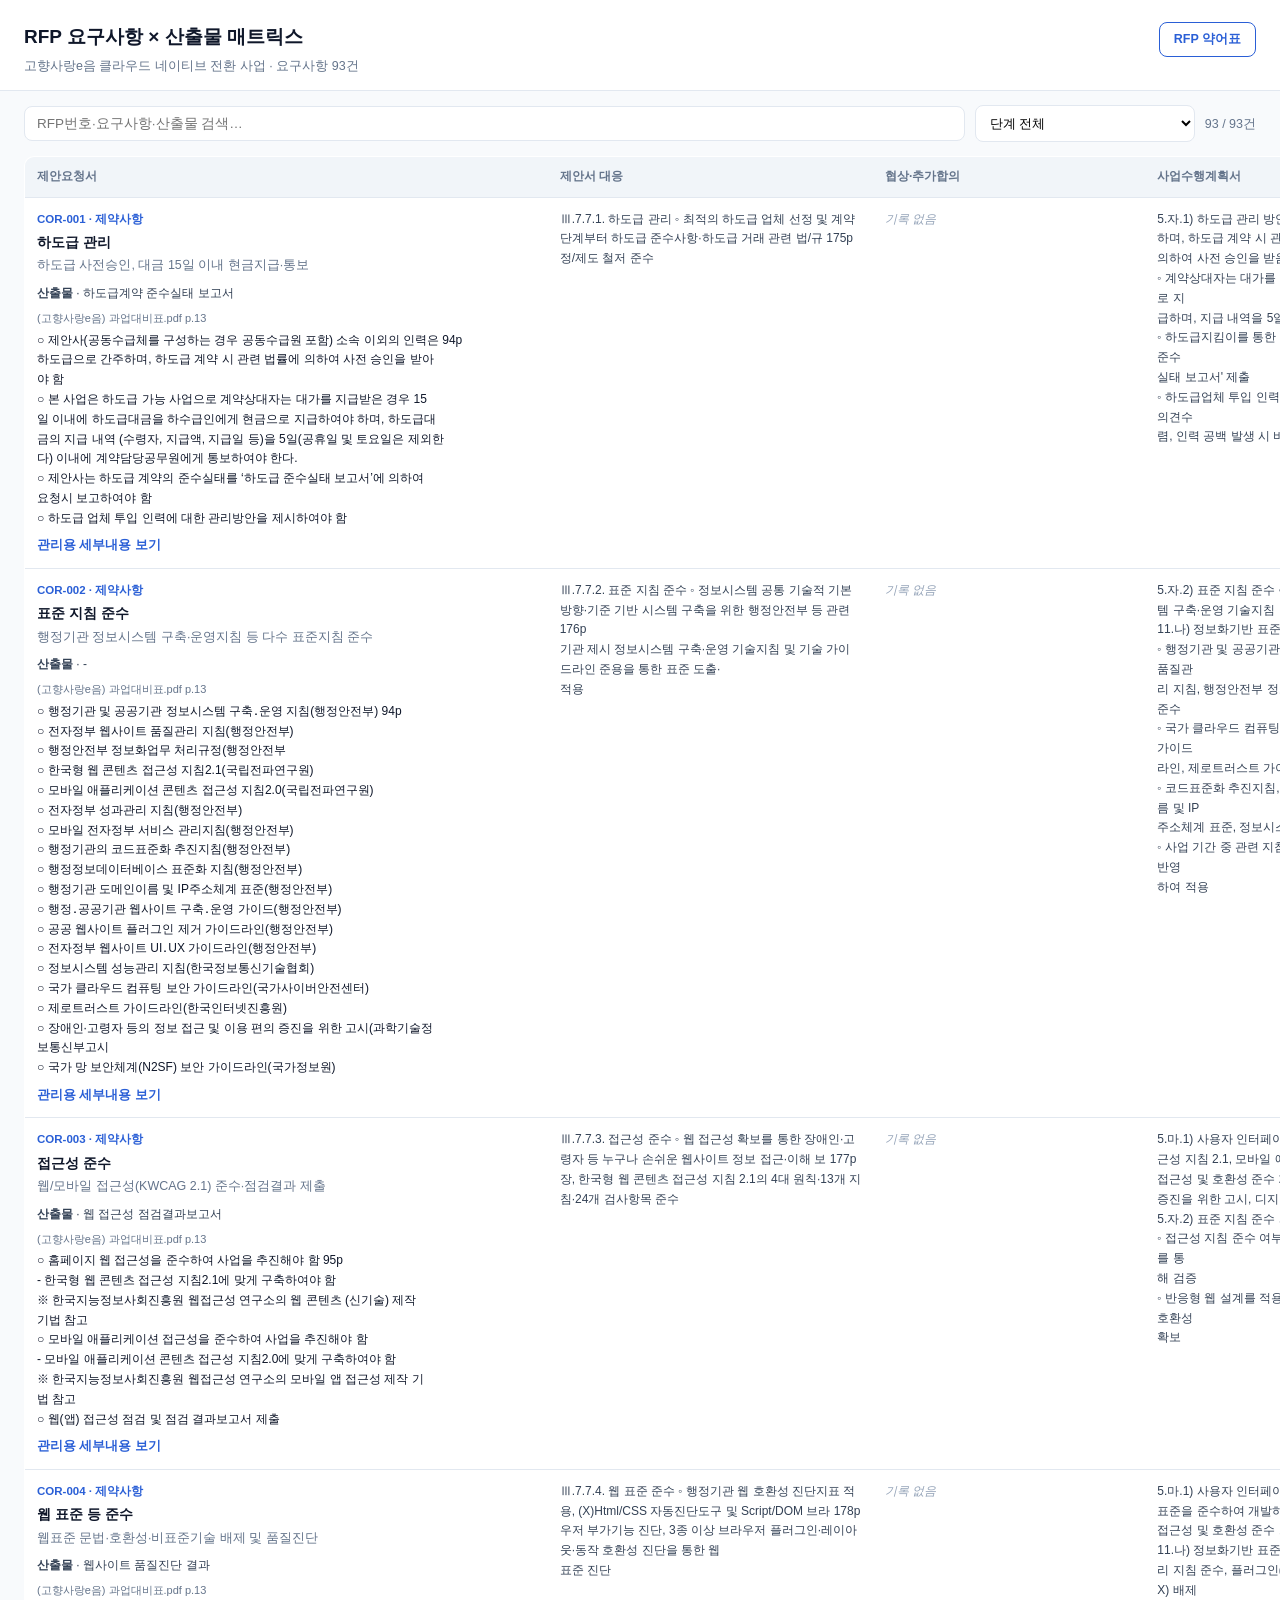
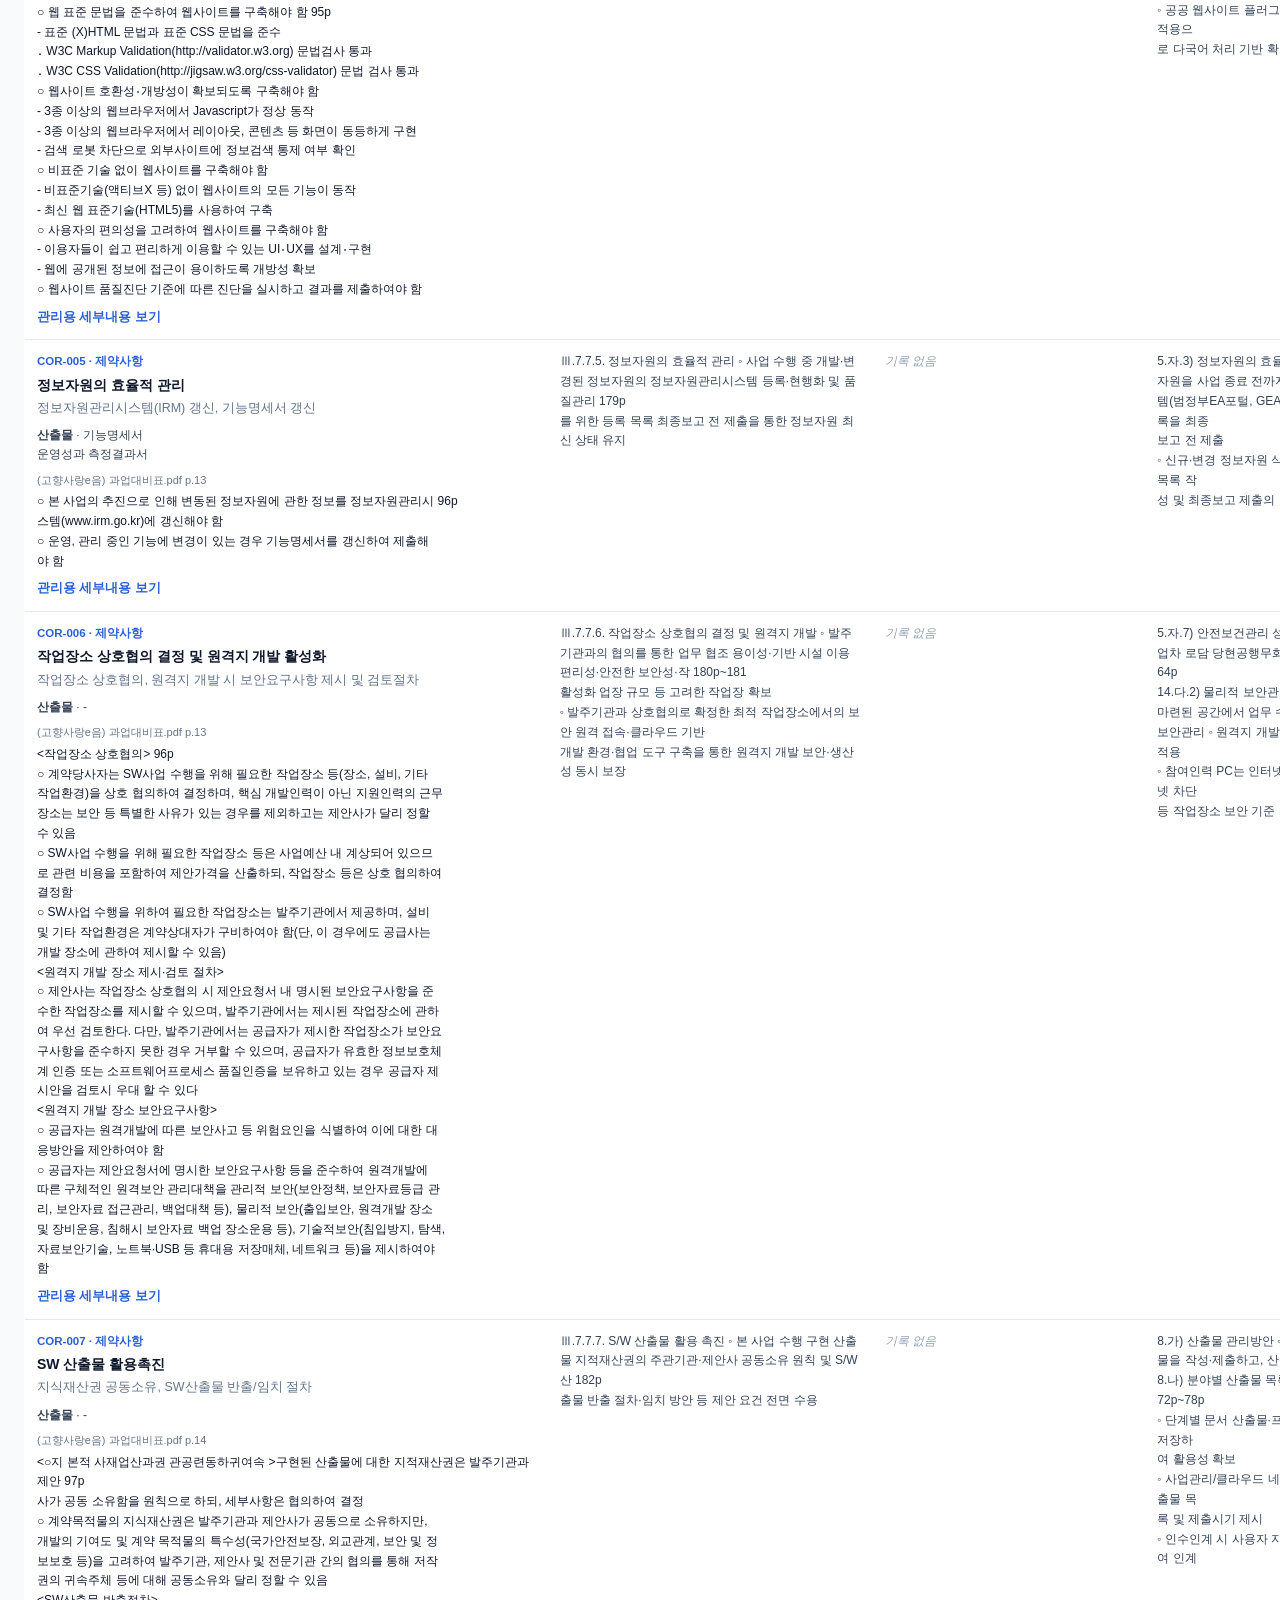
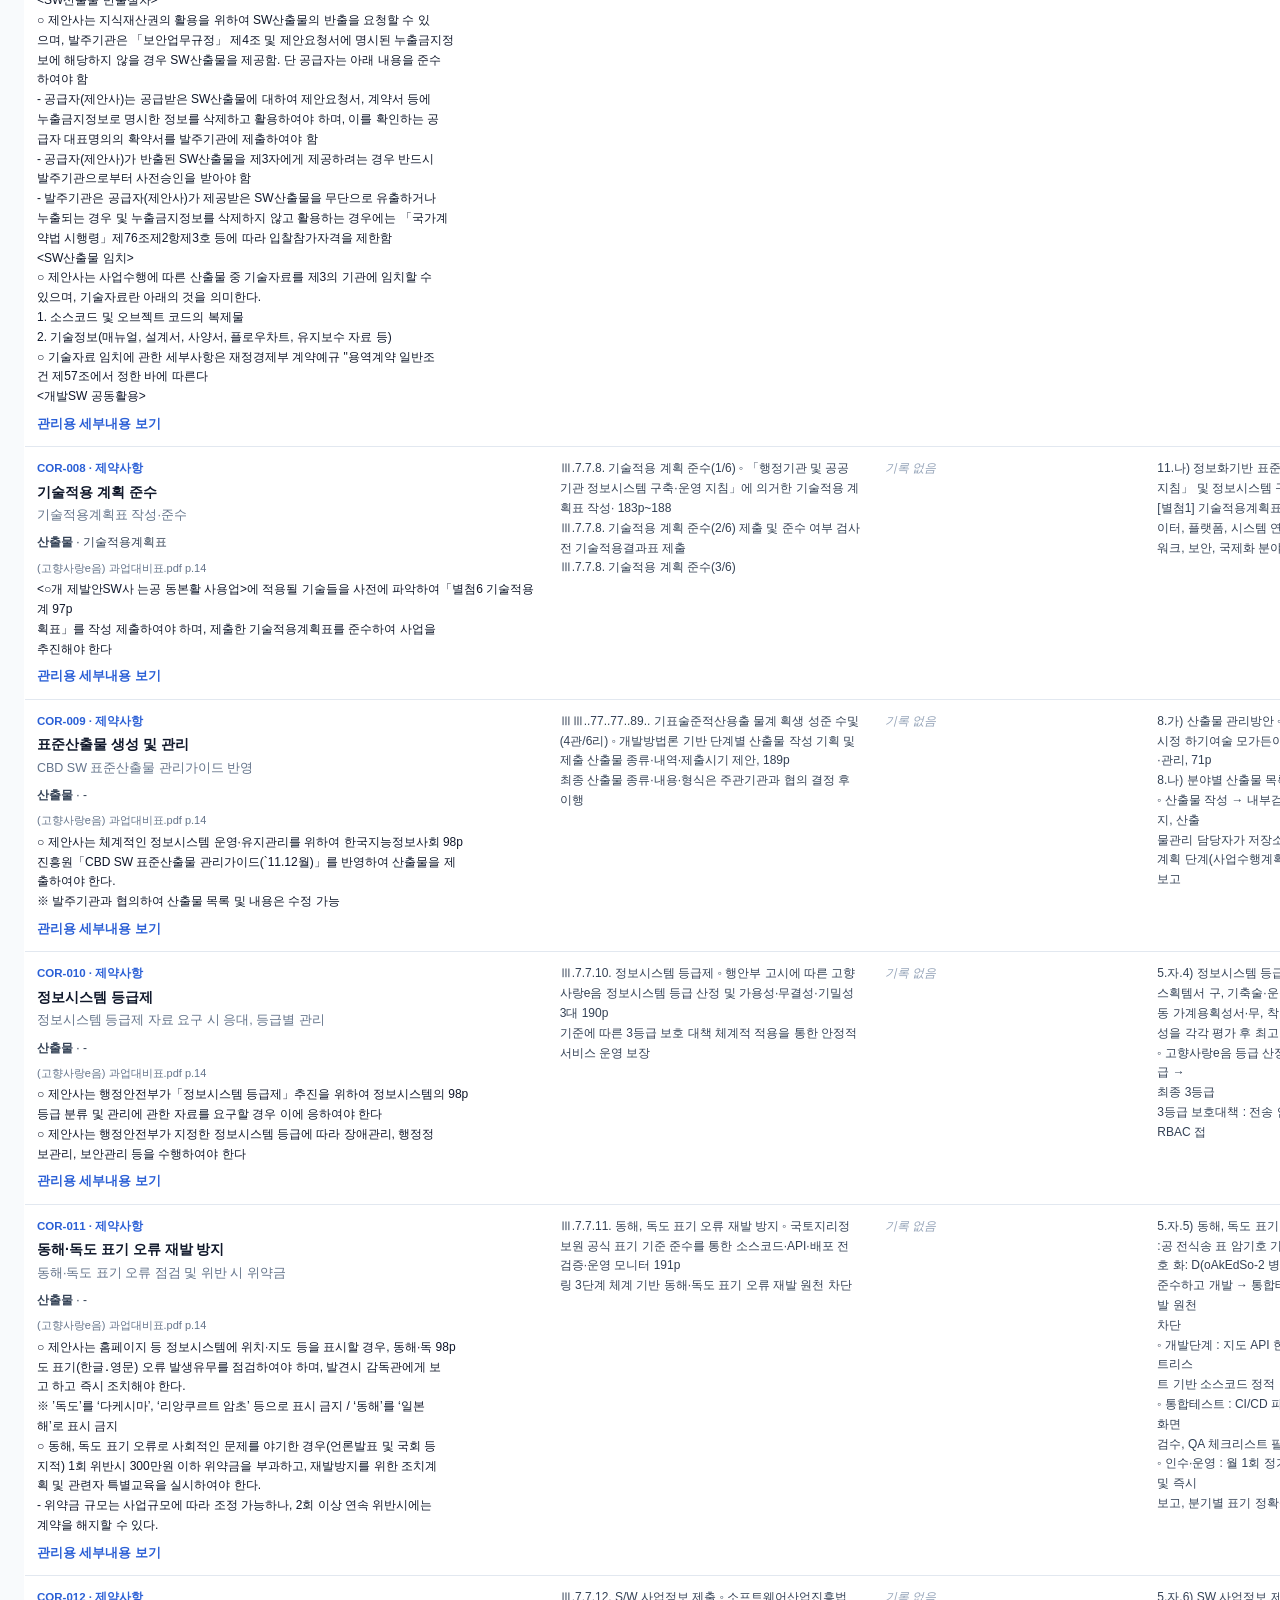
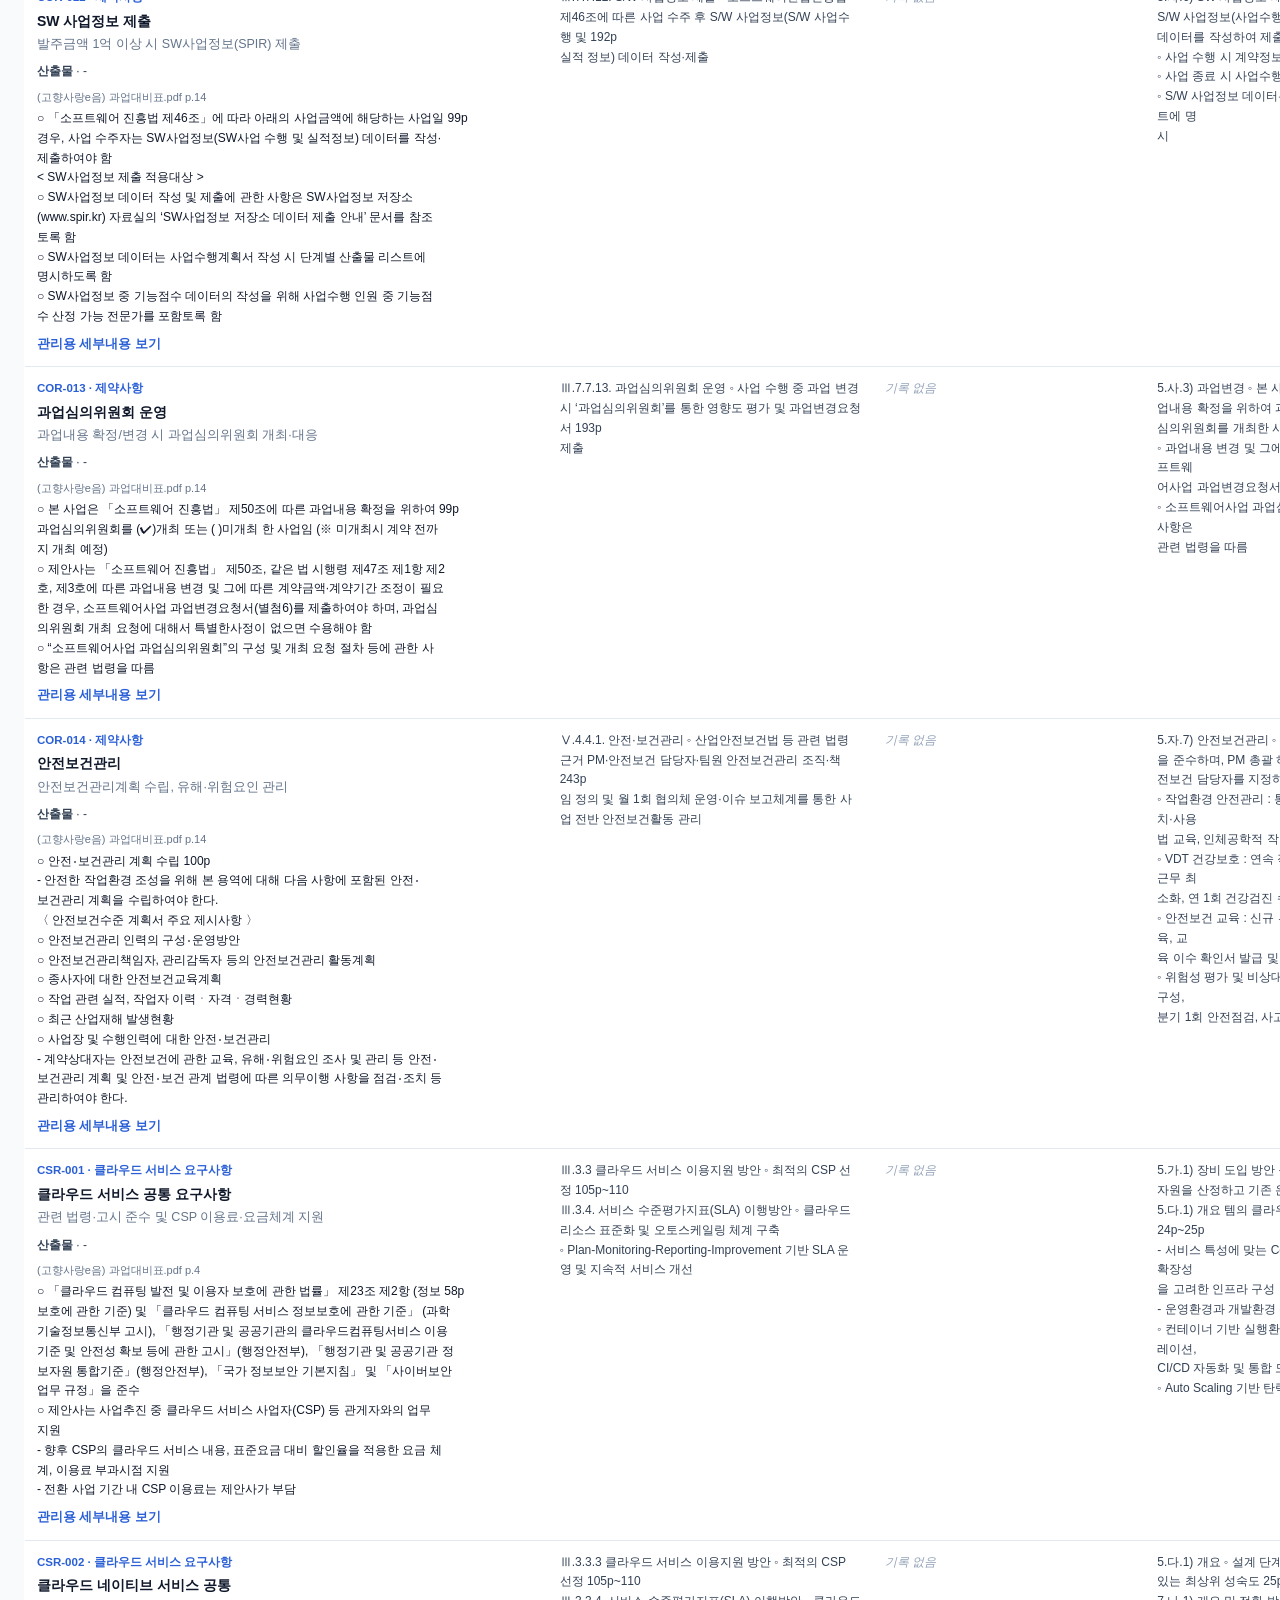
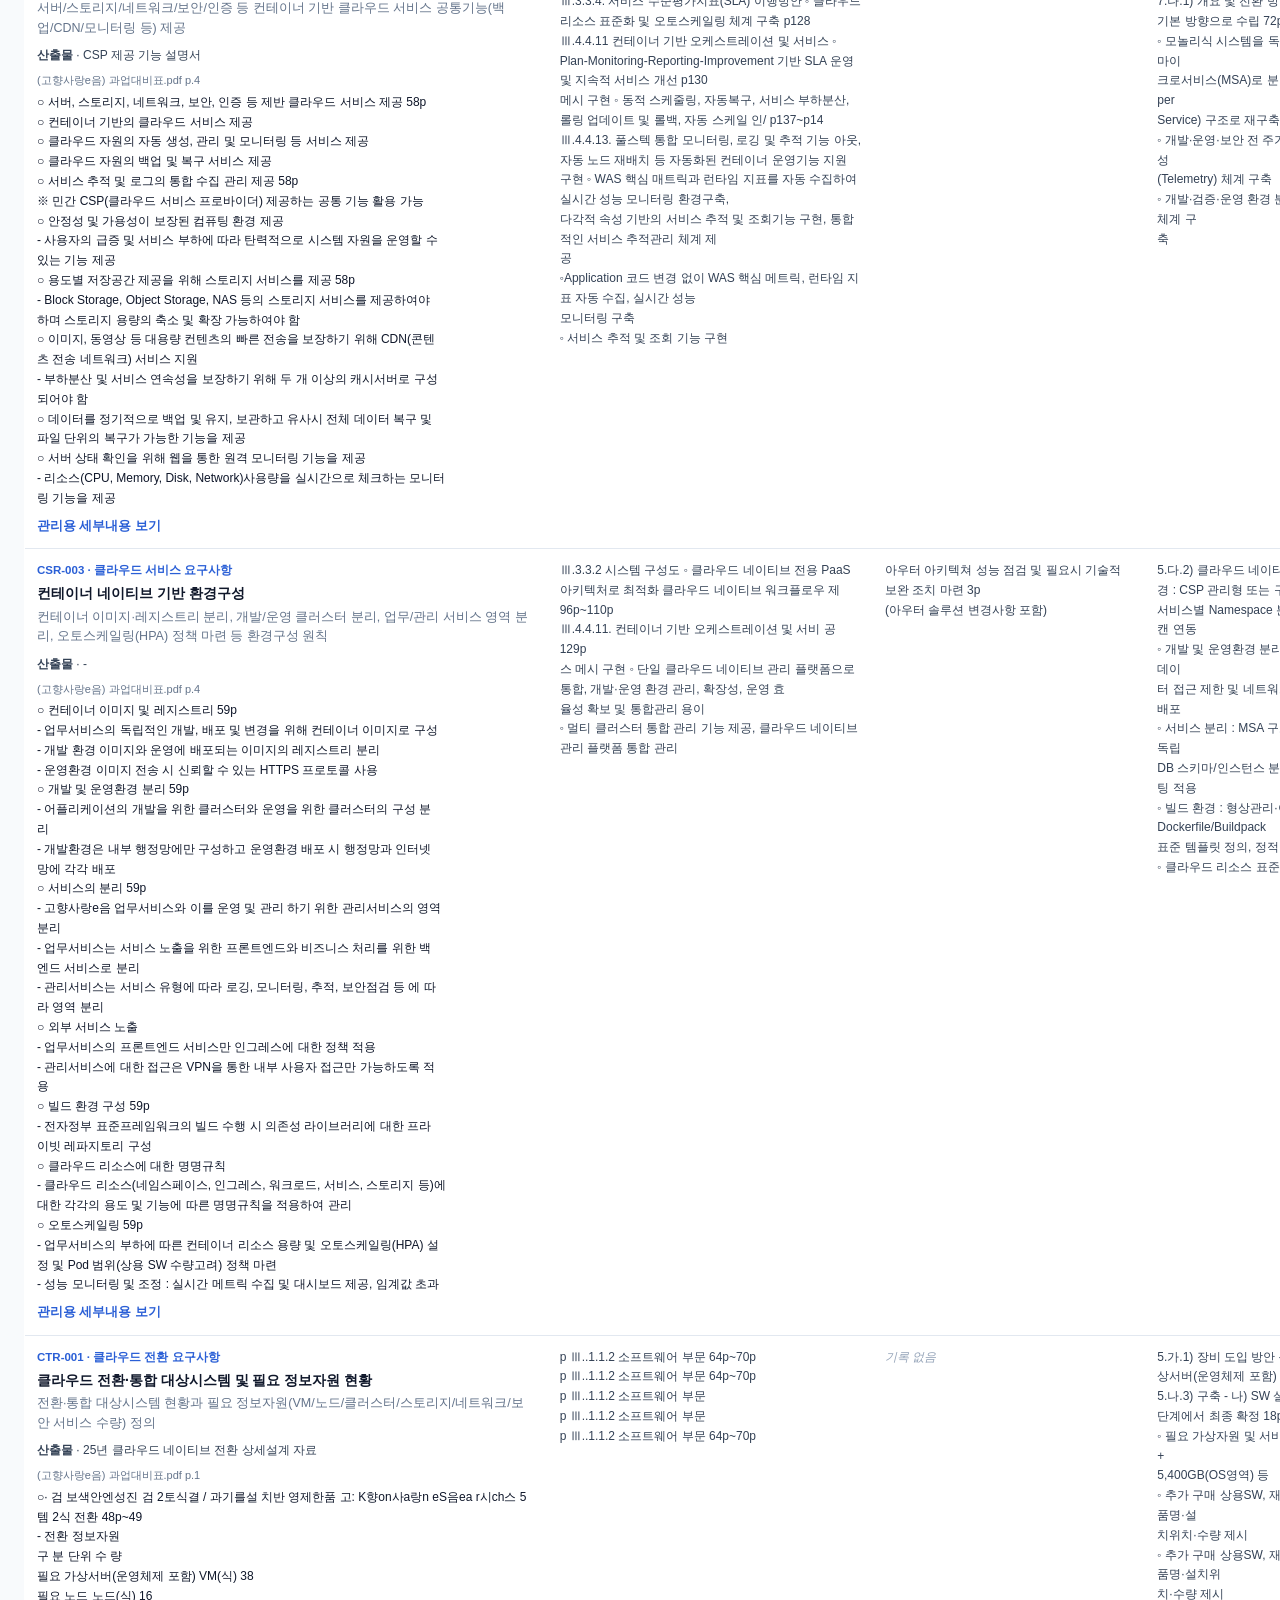
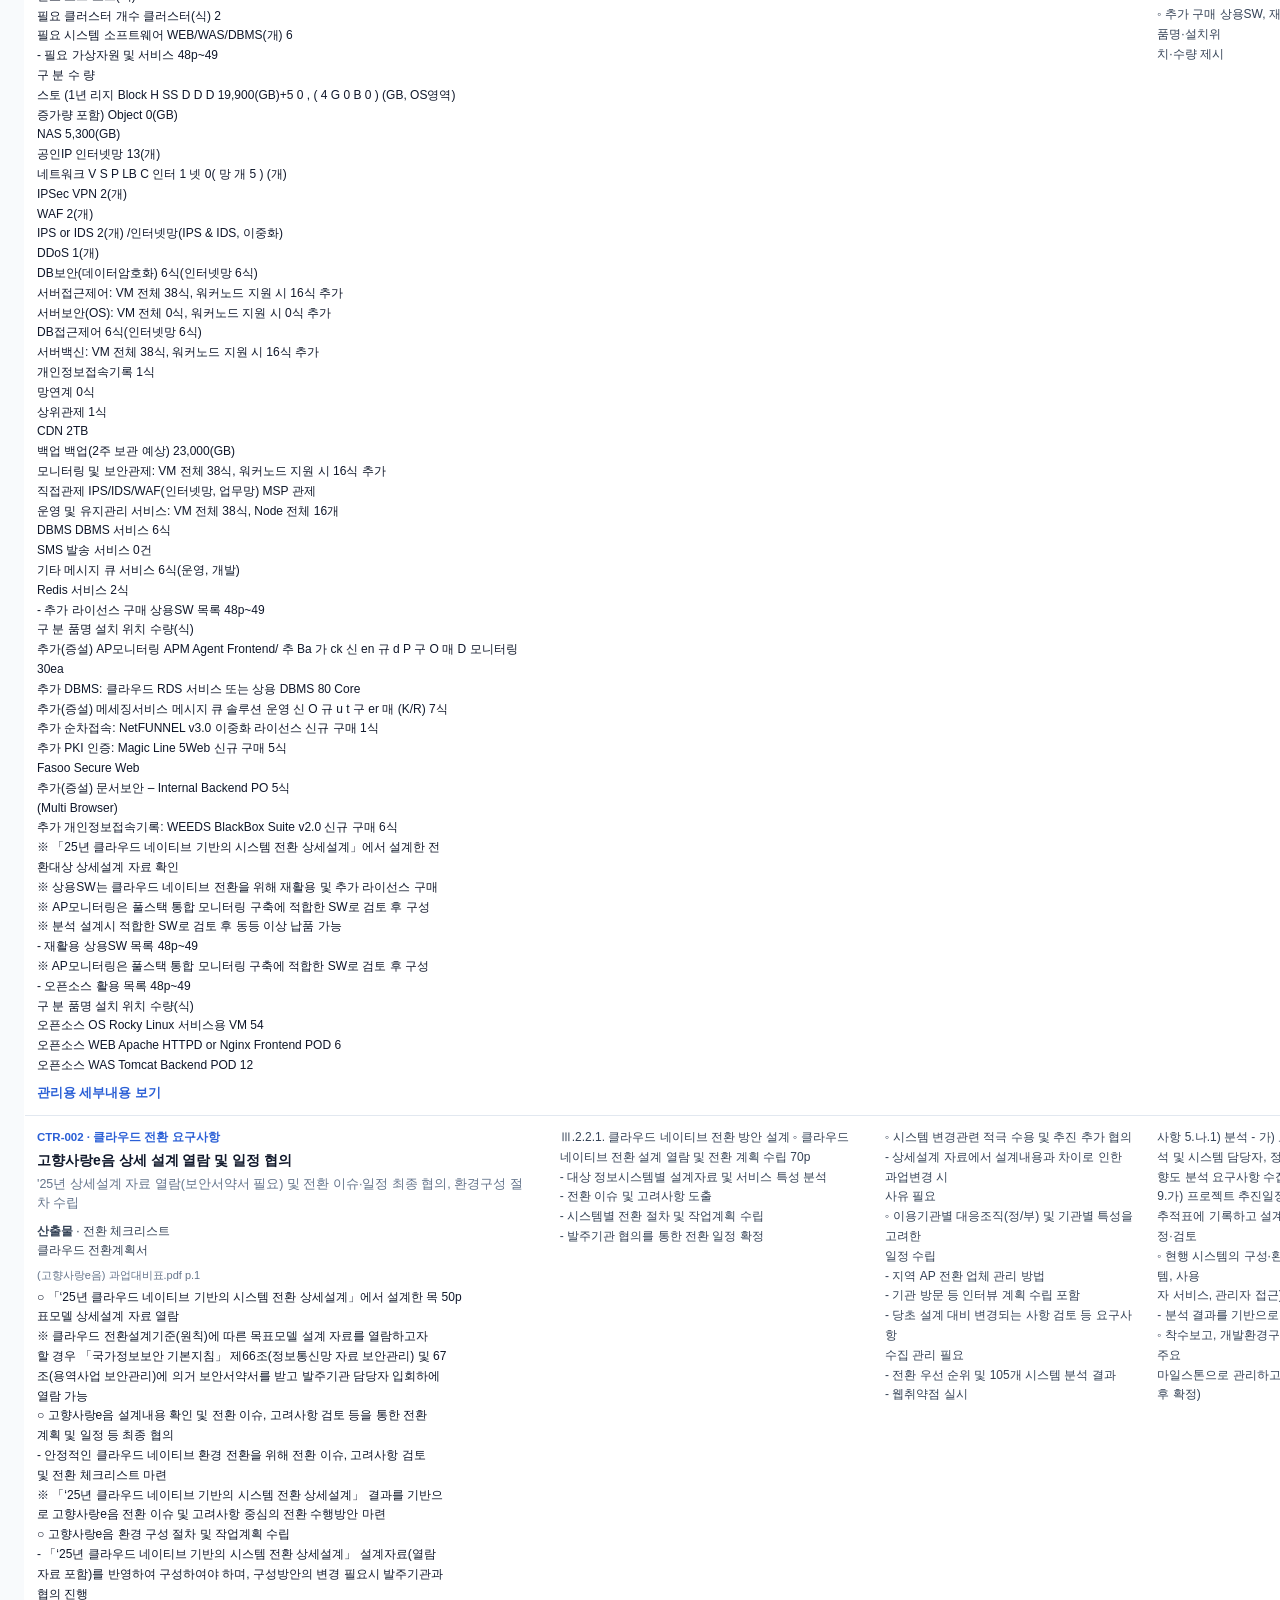
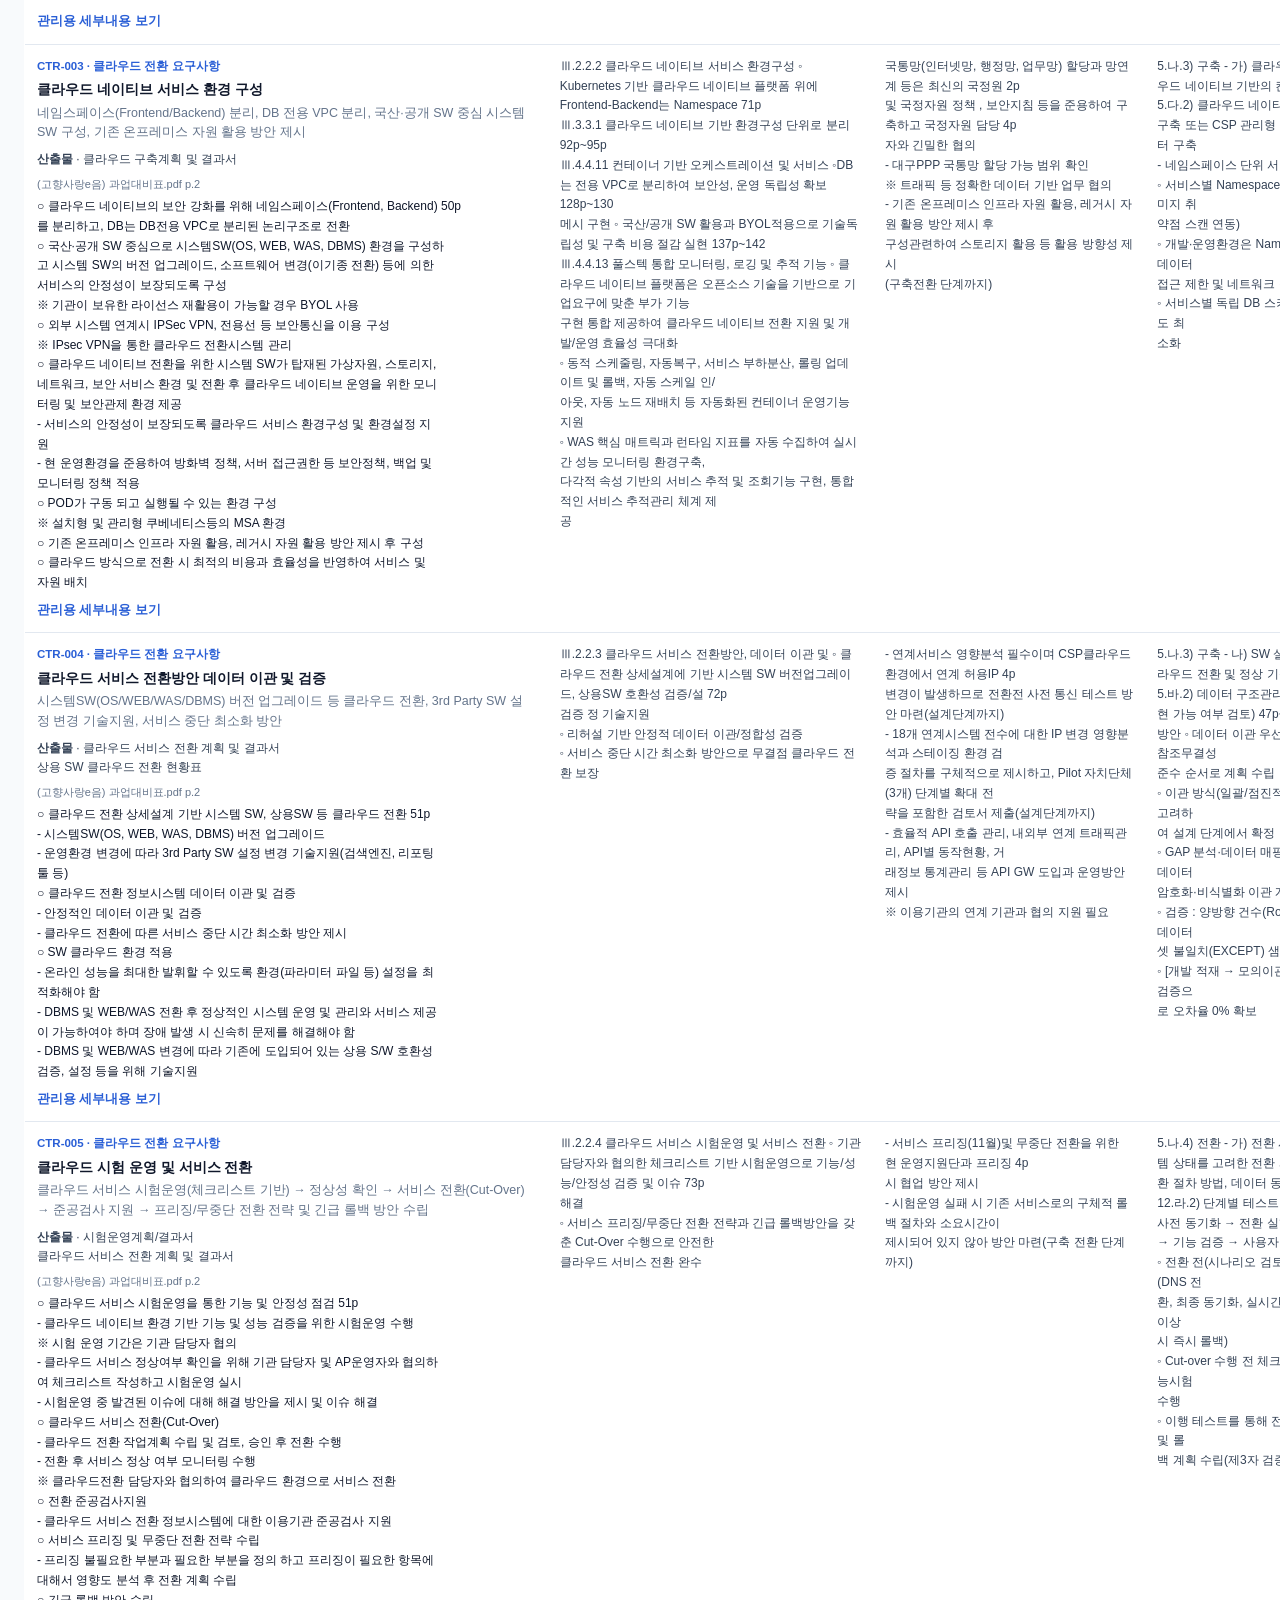
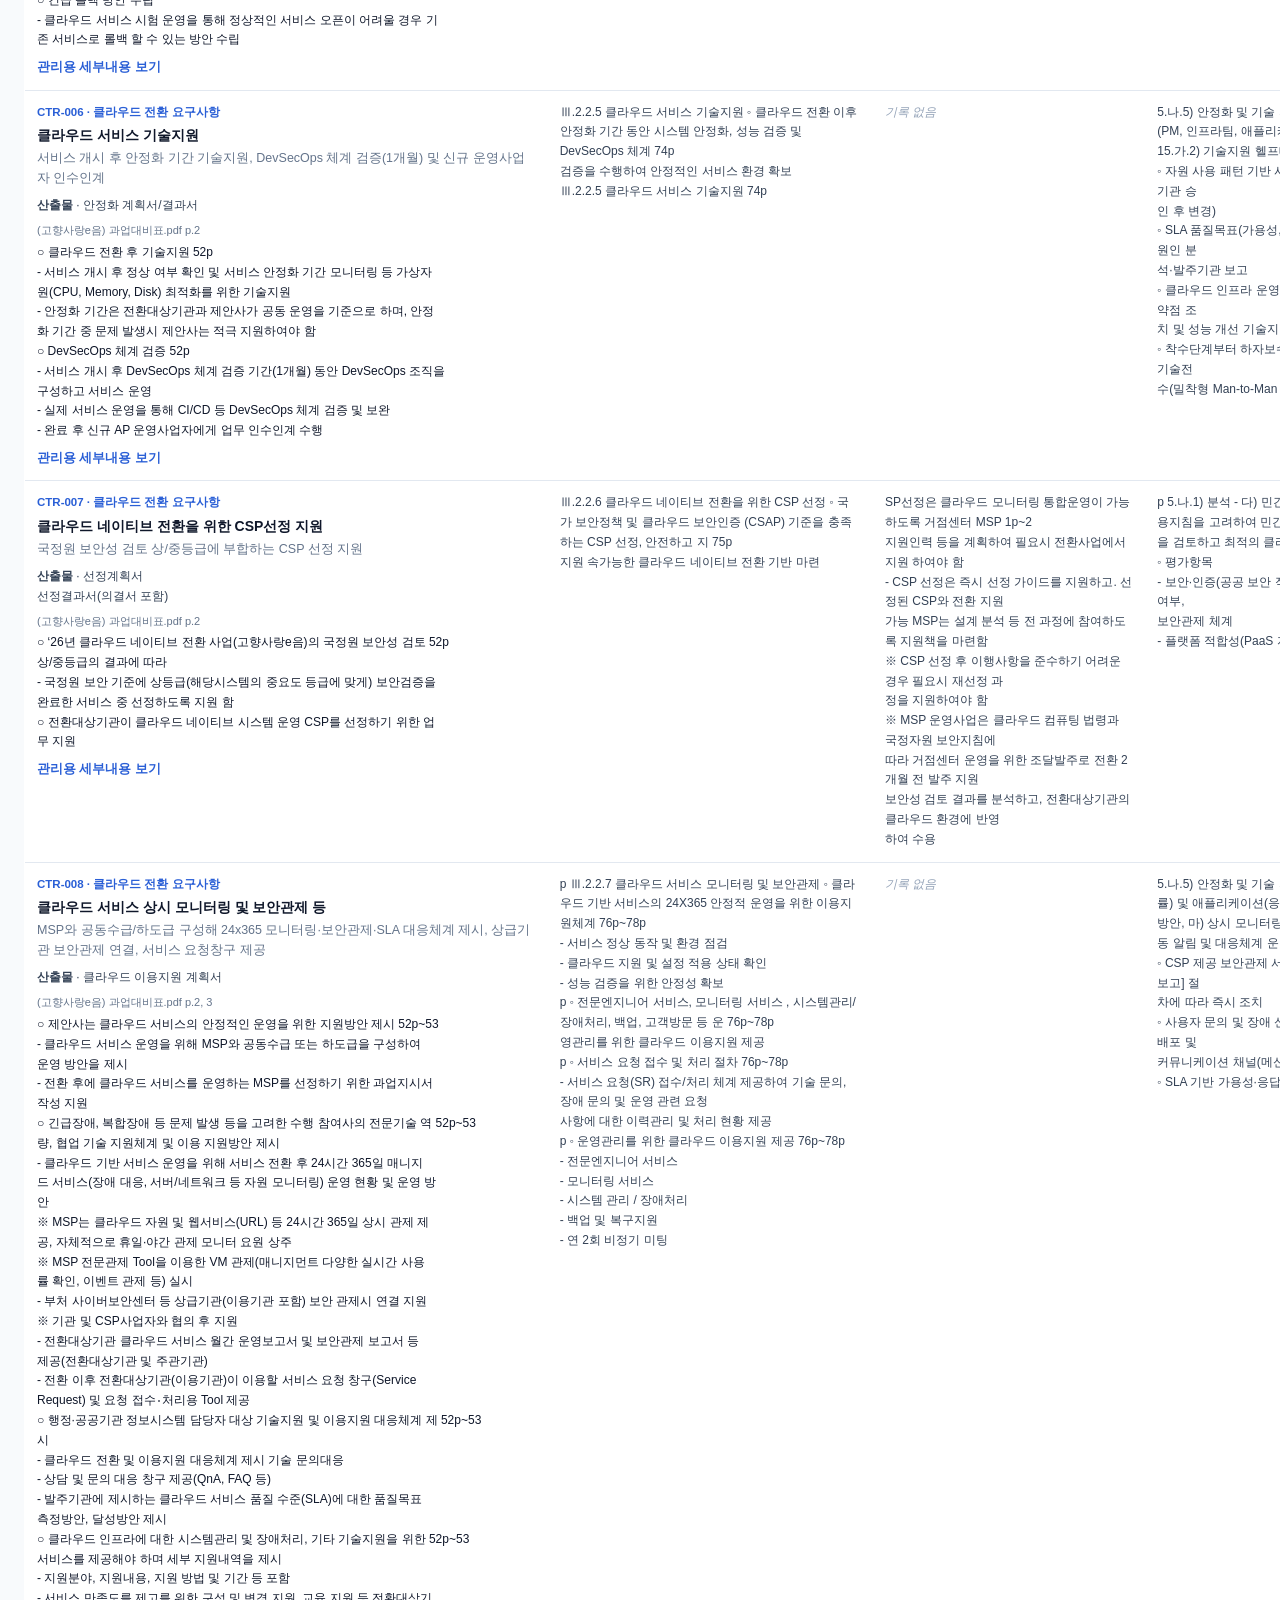
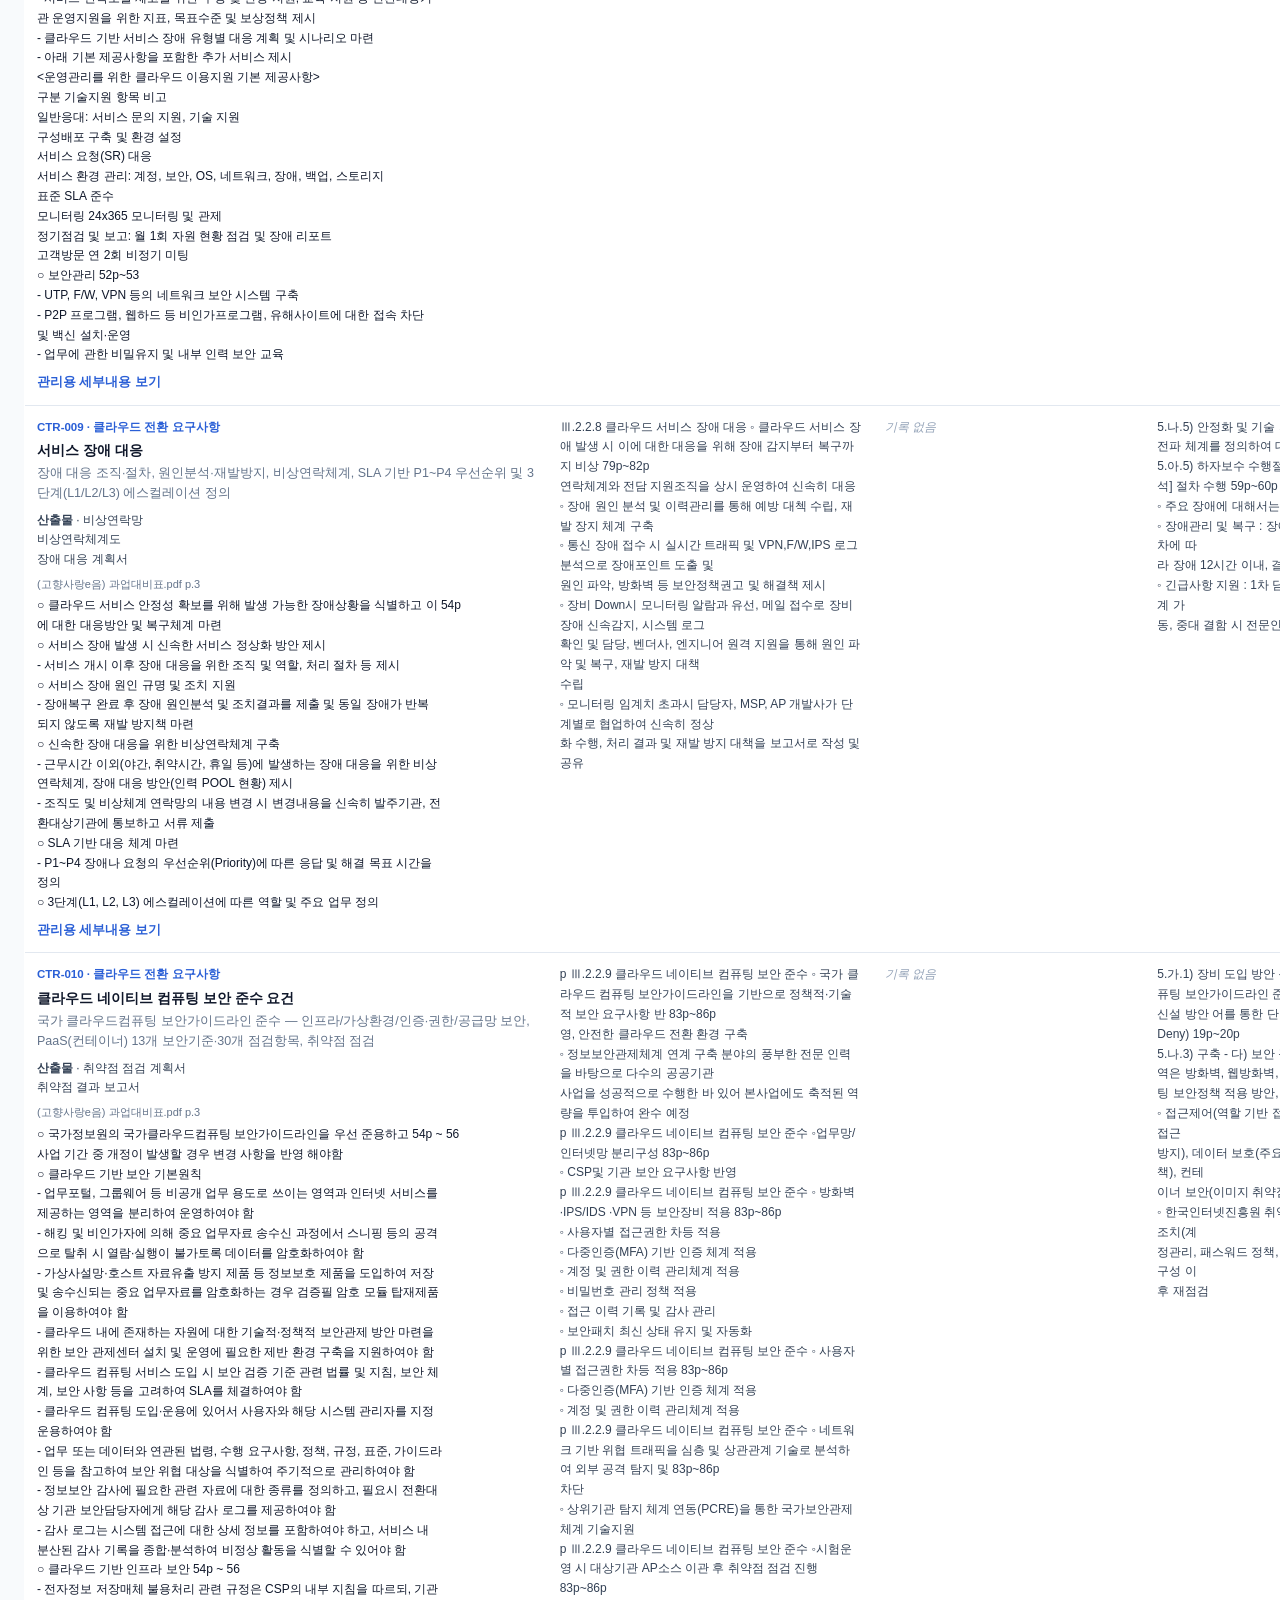
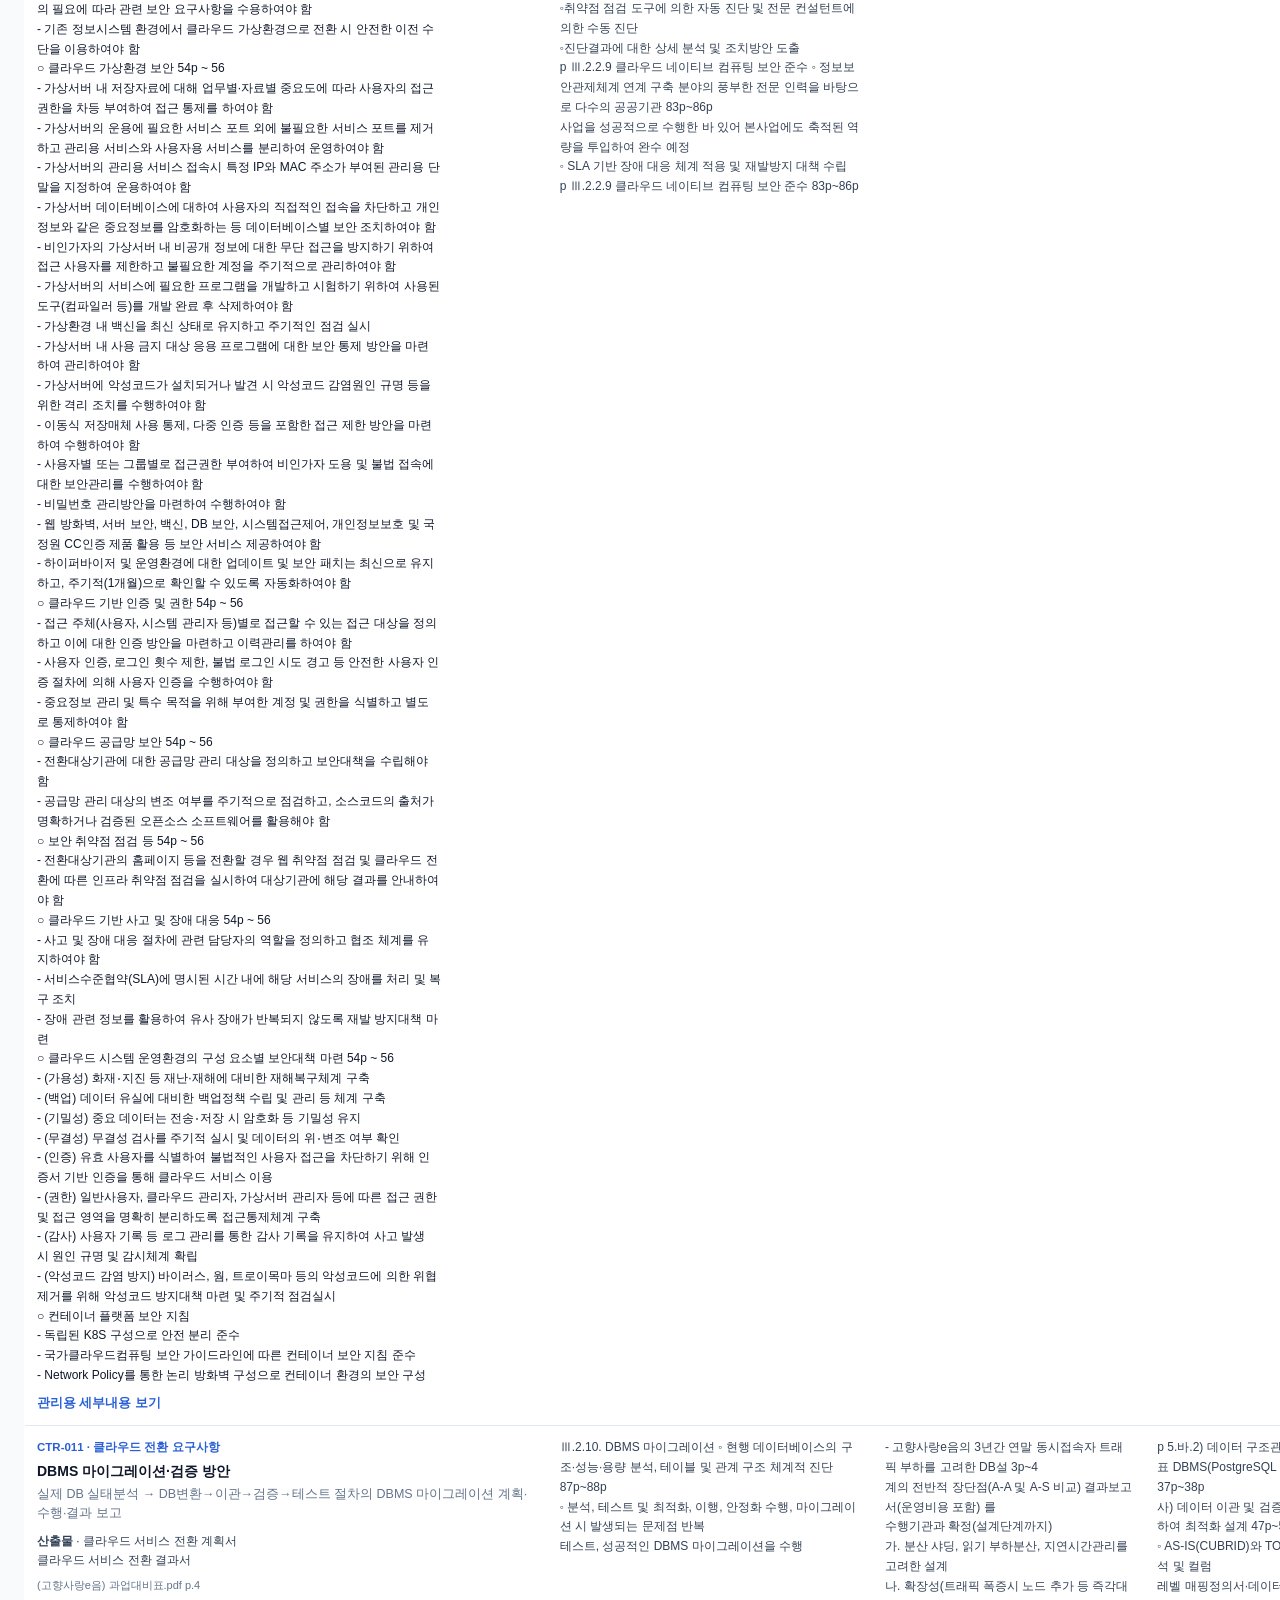
<file: index.html>
<!doctype html>
<html lang="ko">
<head>
<meta charset="utf-8">
<meta name="viewport" content="width=device-width, initial-scale=1">
<title>RFP 요구사항 × 산출물 매트릭스 — 고향사랑e음 클라우드 네이티브 전환</title>
<link rel="stylesheet" href="style.css">
<link rel="manifest" href="manifest.json">
<meta name="theme-color" content="#2a5fd6">
<!-- iOS는 표준 manifest를 완전히 안 따르므로 애플 전용 태그를 같이 넣는다 -->
<meta name="apple-mobile-web-app-capable" content="yes">
<meta name="apple-mobile-web-app-status-bar-style" content="black-translucent">
<meta name="apple-mobile-web-app-title" content="RFP매트릭스">
<link rel="apple-touch-icon" href="icon-192.png">
<link rel="icon" href="icon-192.png">
</head>
<body>
<header>
  <div class="head-row">
    <div>
      <h1>RFP 요구사항 × 산출물 매트릭스</h1>
      <p class="sub">고향사랑e음 클라우드 네이티브 전환 사업 · 요구사항 93건</p>
    </div>
    <button id="abbr-btn" class="ghost-btn" type="button">RFP 약어표</button>
  </div>
</header>

<dialog id="abbr-modal">
  <div class="modal-head">
    <h2>RFP 분류코드 약어표</h2>
    <button id="abbr-close" class="icon-btn" type="button" aria-label="닫기">✕</button>
  </div>
  <div class="modal-body">
    <p class="modal-note">
      영문 풀네임은 RFP 원문에 명시돼 있지 않아, 한글 뜻(분류명)을 그대로 옮긴
      <b>추정 표기</b>입니다. 한글 뜻이 원문 기준입니다.
    </p>
    <table id="abbr-table">
      <thead><tr><th>코드</th><th>영문 풀네임(추정)</th><th>한글 뜻</th></tr></thead>
      <tbody></tbody>
    </table>
  </div>
</dialog>

<dialog id="detail-modal">
  <div class="modal-head">
    <div>
      <p id="detail-category" class="detail-category"></p>
      <h2 id="detail-title"></h2>
    </div>
    <button id="detail-close" class="icon-btn" type="button" aria-label="닫기">✕</button>
  </div>
  <div class="modal-body detail-body">
    <h3>요약</h3>
    <p id="detail-summary"></p>
    <h3>세부 요구사항</h3>
    <ul id="detail-list"></ul>
    <h3>검수·제출 산출물</h3>
    <p id="detail-deliverables"></p>
  </div>
</dialog>

<div class="controls">
  <input id="search" type="search" placeholder="RFP번호·요구사항·산출물 검색…" autocomplete="off">
  <select id="stage-filter">
    <option value="">단계 전체</option>
  </select>
  <span id="count" class="count"></span>
</div>

<div class="table-wrap">
  <table id="tbl">
    <thead>
      <tr>
        <th data-key="rfp" class="col-rfp">제안요청서</th>
        <th data-key="proposal" class="col-proposal">제안서 대응</th>
        <th data-key="negotiation" class="col-negotiation">협상·추가합의</th>
        <th data-key="execution_plan" class="col-execution">사업수행계획서</th>
        <th data-key="stage" class="col-stage">단계</th>
      </tr>
    </thead>
    <tbody id="tbody"></tbody>
  </table>
</div>

<script src="app.js"></script>
</body>
</html>
</file>
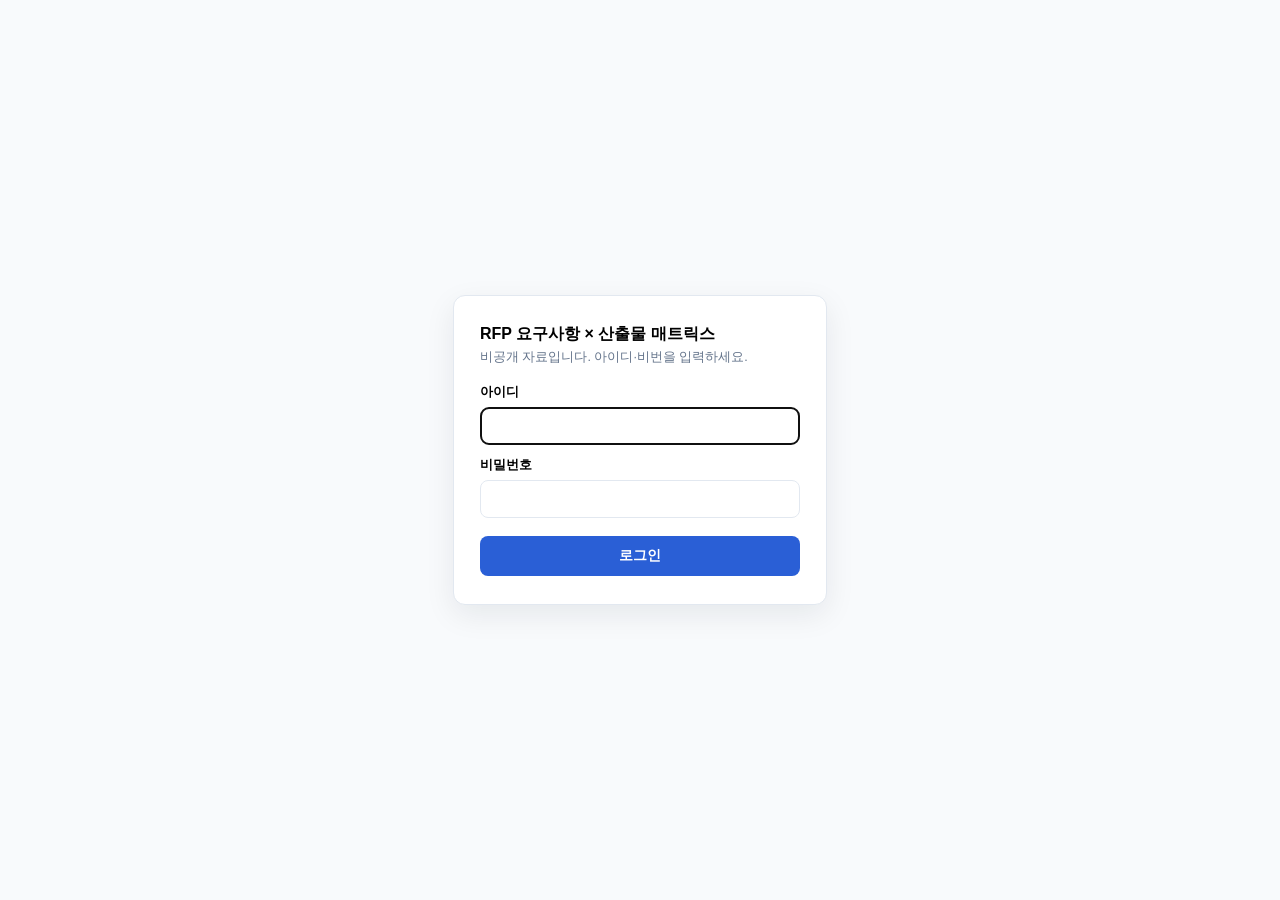
<file: login.html>
<!doctype html>
<html lang="ko">
<head>
<meta charset="utf-8">
<meta name="viewport" content="width=device-width, initial-scale=1">
<title>로그인 — RFP 매트릭스</title>
<link rel="manifest" href="manifest.json">
<meta name="theme-color" content="#2a5fd6">
<meta name="apple-mobile-web-app-capable" content="yes">
<meta name="apple-mobile-web-app-status-bar-style" content="black-translucent">
<meta name="apple-mobile-web-app-title" content="RFP매트릭스">
<link rel="apple-touch-icon" href="icon-192.png">
<link rel="icon" href="icon-192.png">
<style>
  body { margin:0; min-height:100dvh; display:flex; align-items:center; justify-content:center;
         background:#f8fafc; font-family:-apple-system,BlinkMacSystemFont,"Malgun Gothic",sans-serif; }
  form { background:#fff; border:1px solid #e2e8f0; border-radius:12px; padding:28px 26px;
         width:min(320px, 88vw); box-shadow:0 10px 30px rgba(15,23,42,.08); }
  h1 { font-size:16px; margin:0 0 4px; }
  p.sub { color:#64748b; font-size:12.5px; margin:0 0 18px; }
  label { display:block; font-size:12.5px; font-weight:600; margin:12px 0 6px; }
  input { width:100%; padding:10px 11px; border:1px solid #e2e8f0; border-radius:8px;
          font-size:14px; box-sizing:border-box; }
  button { width:100%; margin-top:18px; padding:11px; border:0; border-radius:8px;
           background:#2a5fd6; color:#fff; font-weight:700; font-size:14px; cursor:pointer; }
  .err { color:#b91c1c; font-size:12.5px; margin:10px 0 0; }
</style>
</head>
<body>
<form method="post" action="/login">
  <h1>RFP 요구사항 × 산출물 매트릭스</h1>
  <p class="sub">비공개 자료입니다. 아이디·비번을 입력하세요.</p>
  <label for="u">아이디</label>
  <input id="u" name="username" autocomplete="username" required autofocus>
  <label for="p">비밀번호</label>
  <input id="p" name="password" type="password" autocomplete="current-password" required>
  <button type="submit">로그인</button>
  <p class="err" id="err" hidden>아이디 또는 비밀번호가 올바르지 않습니다.</p>
</form>
<script>
  if (new URLSearchParams(location.search).has("error")) {
    document.getElementById("err").hidden = false;
  }
</script>
</body>
</html>
</file>
<file: style.css>
:root {
  --ink: #0f172a;
  --muted: #64748b;
  --line: #e2e8f0;
  --bg: #f8fafc;
  --surface: #ffffff;
  --primary: #2a5fd6;
}

* { box-sizing: border-box; }

body {
  margin: 0;
  background: var(--bg);
  color: var(--ink);
  font-family: -apple-system, BlinkMacSystemFont, "Malgun Gothic", "Apple SD Gothic Neo", sans-serif;
  font-size: 14px;
  line-height: 1.6;
}

header {
  padding: 22px 24px 14px;
  border-bottom: 1px solid var(--line);
  background: var(--surface);
}
h1 { font-size: 19px; margin: 0 0 4px; }
.sub { color: var(--muted); font-size: 12.5px; margin: 0; }

.head-row { display: flex; align-items: flex-start; justify-content: space-between; gap: 16px; }

.ghost-btn {
  flex-shrink: 0; padding: 8px 14px; border-radius: 8px;
  border: 1px solid var(--primary); background: var(--surface); color: var(--primary);
  font-size: 12.5px; font-weight: 700; cursor: pointer; white-space: nowrap;
}
.ghost-btn:hover { background: #eef2ff; }

dialog#abbr-modal {
  width: min(480px, 92vw); max-height: 80vh; border: none; border-radius: 12px;
  padding: 0; box-shadow: 0 20px 50px rgba(15, 23, 42, .25);
}
dialog#abbr-modal::backdrop { background: rgba(15, 23, 42, .45); }
.modal-head {
  display: flex; align-items: center; justify-content: space-between;
  padding: 14px 18px; border-bottom: 1px solid var(--line);
  position: sticky; top: 0; background: var(--surface);
}
.modal-head h2 { margin: 0; font-size: 15.5px; }
.icon-btn {
  border: none; background: transparent; font-size: 15px; line-height: 1;
  cursor: pointer; color: var(--muted); padding: 4px 8px; border-radius: 6px;
}
.icon-btn:hover { background: #f1f5f9; color: var(--ink); }
.modal-body { padding: 4px 18px 18px; overflow-y: auto; font-size: 13px; }
.modal-note { color: var(--muted); font-size: 12px; line-height: 1.6; margin: 8px 0 12px; }
#abbr-table { width: 100%; }
#abbr-table th, #abbr-table td { padding: 6px 8px; font-size: 12.5px; }

.controls {
  display: flex; align-items: center; gap: 10px;
  padding: 14px 24px; flex-wrap: wrap;
}
#search {
  flex: 1 1 260px; padding: 9px 12px; border: 1px solid var(--line);
  border-radius: 8px; font-size: 13.5px; background: var(--surface);
}
#stage-filter {
  padding: 9px 10px; border: 1px solid var(--line); border-radius: 8px;
  font-size: 13px; background: var(--surface); max-width: 220px;
}
.count { color: var(--muted); font-size: 12.5px; white-space: nowrap; }

.table-wrap { padding: 0 24px 40px; overflow-x: auto; }

table {
  min-width: 1760px; width: 100%; border-collapse: collapse; background: var(--surface);
  border: 1px solid var(--line); border-radius: 10px; overflow: hidden;
}
thead th {
  text-align: left; font-size: 12px; color: var(--muted); font-weight: 700;
  padding: 10px 12px; background: #f1f5f9; border-bottom: 1px solid var(--line);
  cursor: pointer; user-select: none; white-space: nowrap;
}
thead th:hover { color: var(--ink); }
tbody td { padding: 12px; border-bottom: 1px solid var(--line); vertical-align: top; }
tbody tr:hover td { background: #f8fafc; }
tbody tr:last-child td { border-bottom: none; }

.col-rfp { min-width: 500px; }
.col-proposal { min-width: 300px; }
.col-negotiation { min-width: 250px; }
.col-execution { min-width: 370px; }
.col-stage {
  width: 116px; min-width: 116px; position: sticky; right: 0; z-index: 1;
  text-align: center; background: var(--surface); box-shadow: -4px 0 8px rgba(15, 23, 42, .04);
}
thead .col-stage { z-index: 3; background: #f1f5f9; }

.req-code { margin: 0 0 3px; color: var(--primary); font-size: 11.5px; font-weight: 700; }
.req-title { font-weight: 700; margin: 0 0 3px; }
.req-summary { color: var(--muted); font-size: 12.5px; line-height: 1.55; margin: 0 0 8px; }
.deliverable { margin: 7px 0; font-size: 12px; color: #334155; }
.source-ref { margin: 7px 0 3px; color: var(--muted); font-size: 11px; }
.matrix-text, .matrix-cell { margin: 0; font-size: 12px; line-height: 1.65; white-space: normal; }
.matrix-cell { color: #334155; }
.is-empty { color: #94a3b8; font-style: italic; }

.badge {
  display: inline-block; font-size: 11.5px; font-weight: 700; padding: 3px 9px;
  border-radius: 999px; white-space: nowrap;
}

/* 7개 전환산출물 카테고리 + 관리/해당없음 색상 */
.badge.s-infra   { background: #e0ecff; color: #1d4ed8; }
.badge.s-paas    { background: #e0f7f4; color: #0f766e; }
.badge.s-msa     { background: #fdeee0; color: #c2410c; }
.badge.s-data    { background: #f2e7fe; color: #7e22ce; }
.badge.s-test    { background: #fff6db; color: #a16207; }
.badge.s-sec     { background: #fde2e2; color: #b91c1c; }
.badge.s-stabil  { background: #e2f5e2; color: #15803d; }
.badge.s-mgmt    { background: #eceef2; color: #475569; }
.badge.s-na      { background: #f3f4f6; color: #9ca3af; }

.hidden { display: none !important; }

@media (max-width: 720px) {
  .table-wrap { padding-left: 12px; padding-right: 12px; }
  .controls { padding-left: 12px; padding-right: 12px; }
  table { min-width: 1,540px; }
  .col-rfp { min-width: 430px; }
  .col-proposal { min-width: 270px; }
  .col-negotiation { min-width: 220px; }
  .col-execution { min-width: 320px; }
}


dialog#detail-modal {
  width: min(640px, 92vw); max-height: 82vh; border: none; border-radius: 12px;
  padding: 0; box-shadow: 0 20px 50px rgba(15, 23, 42, .25);
}
dialog#detail-modal::backdrop { background: rgba(15, 23, 42, .45); }
.detail-category { margin: 0 0 2px; color: var(--primary); font-size: 12px; font-weight: 700; }
.detail-body { padding-top: 12px; }
.detail-body h3 { margin: 16px 0 5px; font-size: 13px; }
.detail-body p { margin: 0; white-space: pre-line; }
.detail-body ul { margin: 5px 0 0; padding-left: 20px; }
.detail-body li { margin: 7px 0; }
.detail-btn {
  margin-top: 7px; border: 0; padding: 0; background: transparent; color: var(--primary);
  font: inherit; font-size: 12.5px; font-weight: 700; cursor: pointer;
}
.detail-btn:hover { text-decoration: underline; }
@media (max-width: 720px) {
  dialog#detail-modal { width: calc(100vw - 24px); max-height: 86vh; }
  .modal-head { padding: 13px 14px; }
  .modal-body { padding-left: 14px; padding-right: 14px; }
}
</file>
